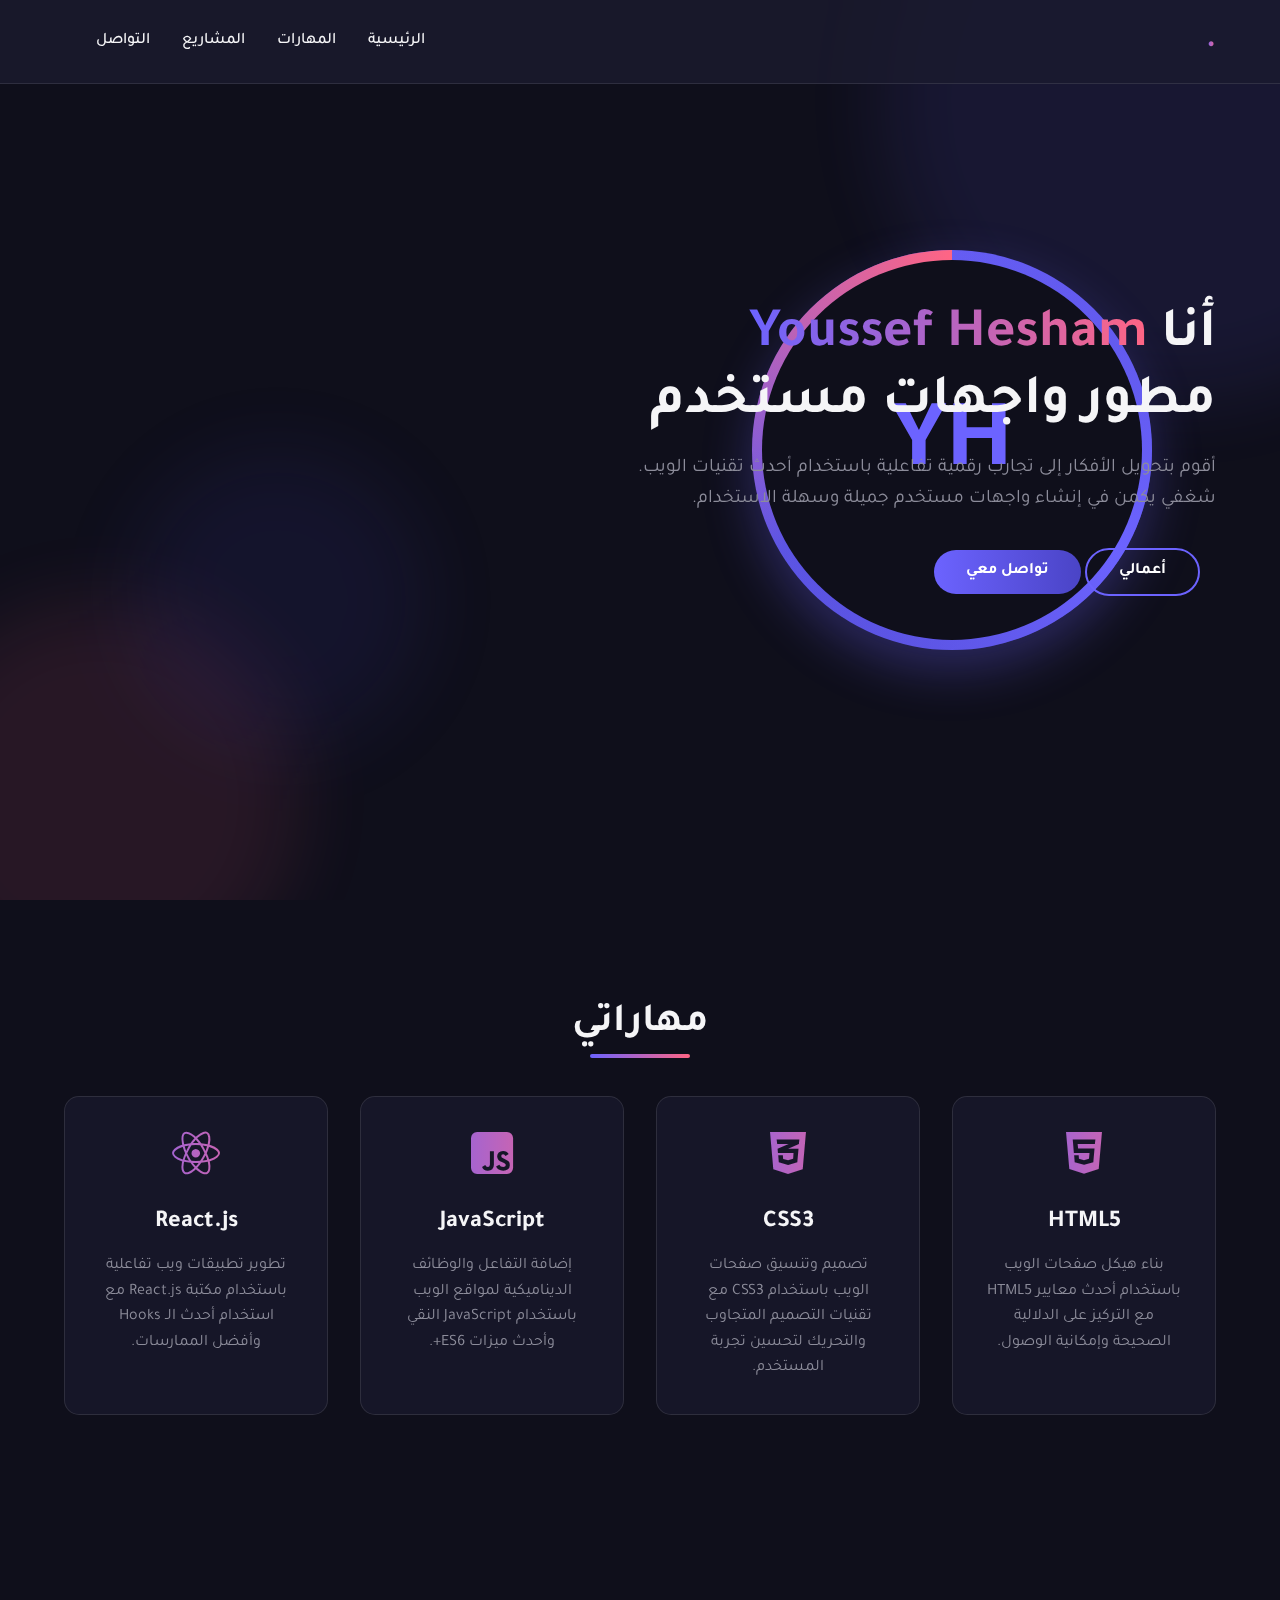
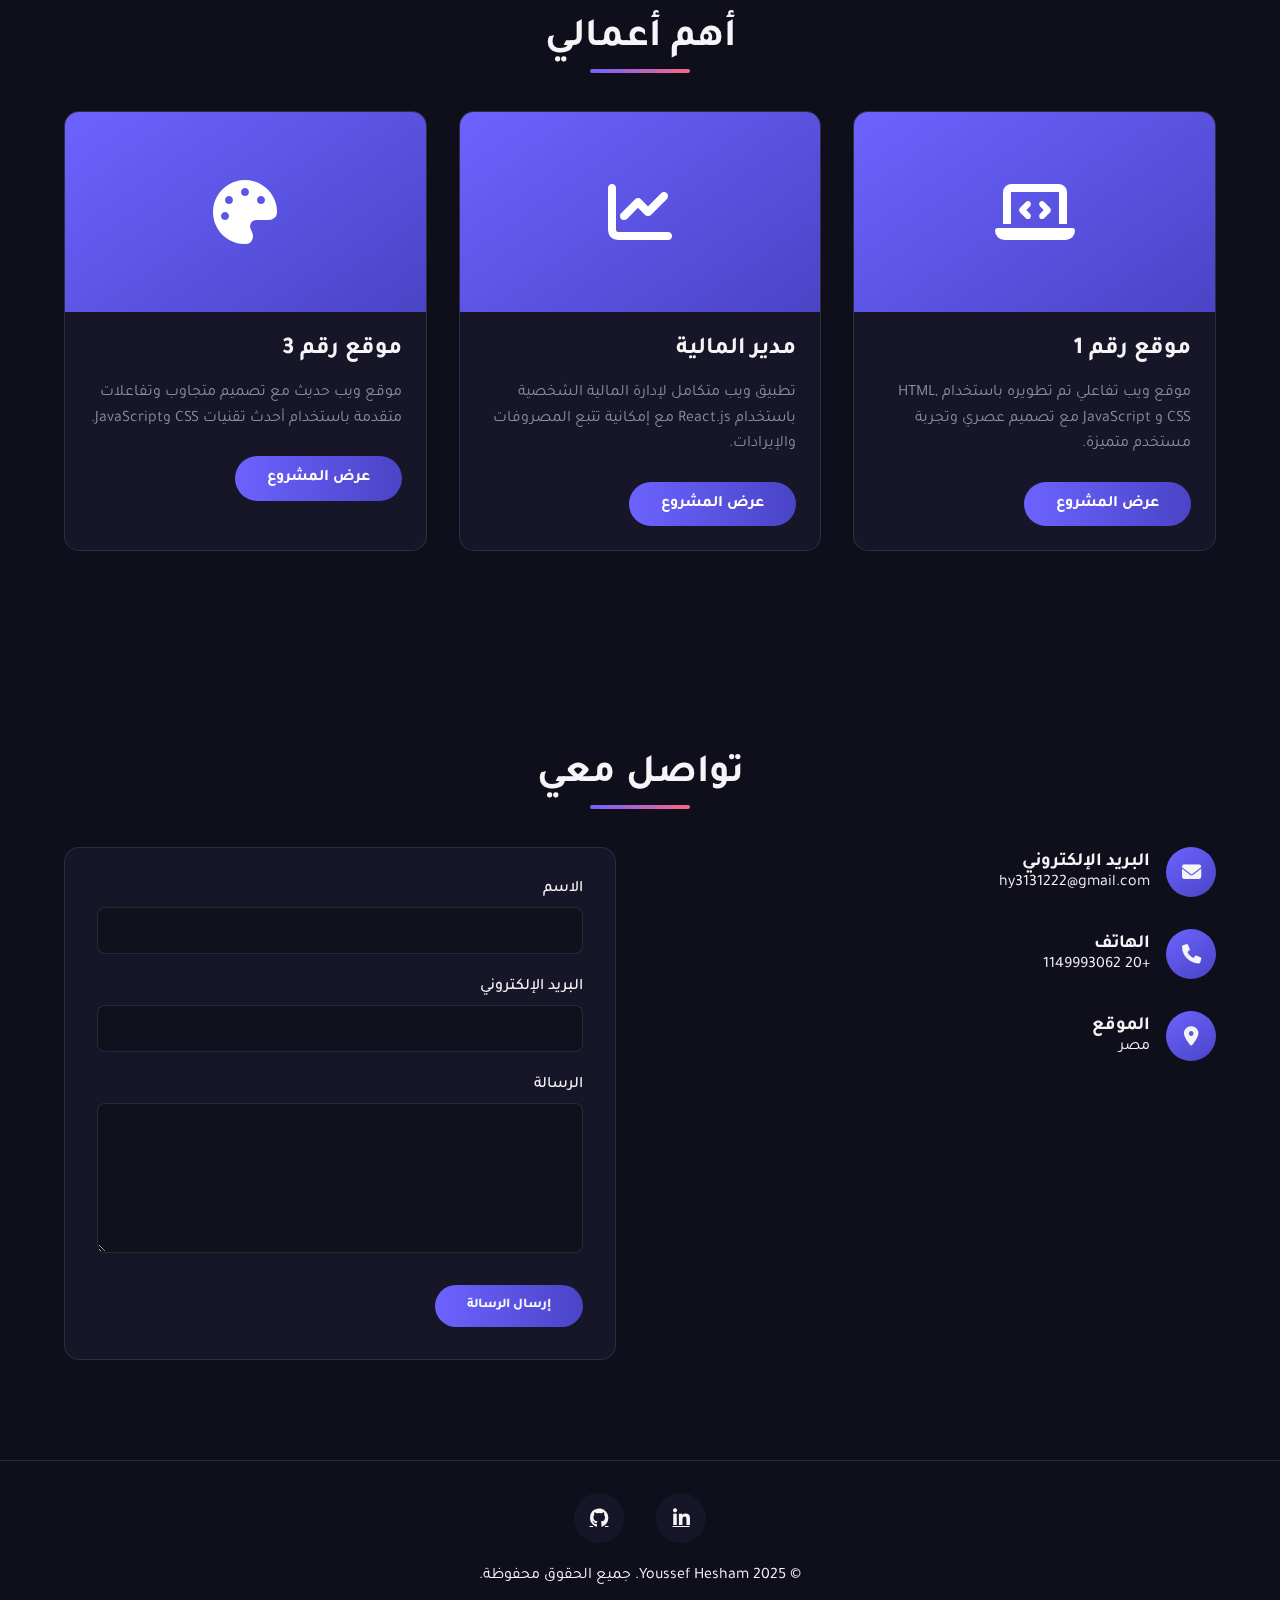
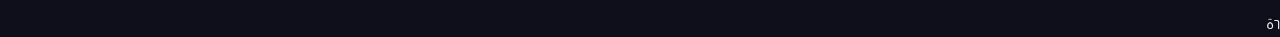
<file: portfolio.html>
<!DOCTYPE html>
<html lang="ar" dir="rtl">
<head>
    <meta charset="UTF-8">
    <meta name="viewport" content="width=device-width, initial-scale=1.0">
    <title>Youssef Hesham | مطور ويب مبدع</title>
    <link rel="stylesheet" href="https://cdnjs.cloudflare.com/ajax/libs/font-awesome/6.4.0/css/all.min.css">
    <link href="https://fonts.googleapis.com/css2?family=Tajawal:wght@300;400;500;700;800&display=swap" rel="stylesheet">
    <style>
        :root {
            --primary: #6C63FF;
            --secondary: #4A44C6;
            --accent: #FF6584;
            --dark: #1A1A2E;
            --darker: #0F0F1B;
            --light: #F5F5F7;
            --gray: #8C8C9A;
        }

        * {
            margin: 0;
            padding: 0;
            box-sizing: border-box;
            font-family: 'Tajawal', sans-serif;
        }

        html {
            scroll-behavior: smooth;
        }

        body {
            background-color: var(--darker);
            color: var(--light);
            overflow-x: hidden;
        }

        /* الشكل الهندسي الخلفي المتحرك */
        .bg-shapes {
            position: fixed;
            top: 0;
            left: 0;
            width: 100%;
            height: 100%;
            z-index: -1;
            overflow: hidden;
        }

        .shape {
            position: absolute;
            border-radius: 50%;
            opacity: 0.1;
            filter: blur(40px);
        }

        .shape-1 {
            width: 600px;
            height: 600px;
            background: var(--primary);
            top: -200px;
            right: -200px;
            animation: float 15s infinite ease-in-out;
        }

        .shape-2 {
            width: 400px;
            height: 400px;
            background: var(--accent);
            bottom: -100px;
            left: -100px;
            animation: float 12s infinite ease-in-out reverse;
        }

        .shape-3 {
            width: 300px;
            height: 300px;
            background: var(--secondary);
            top: 50%;
            left: 10%;
            animation: float 10s infinite ease-in-out;
        }

        @keyframes float {
            0%, 100% { transform: translateY(0) rotate(0deg); }
            50% { transform: translateY(-20px) rotate(5deg); }
        }

        /* الشريط العلوي */
        header {
            position: fixed;
            top: 0;
            width: 100%;
            padding: 1.5rem 5%;
            display: flex;
            justify-content: space-between;
            align-items: center;
            z-index: 1000;
            backdrop-filter: blur(10px);
            background: rgba(26, 26, 46, 0.8);
            border-bottom: 1px solid rgba(255, 255, 255, 0.1);
        }

        .logo {
            font-size: 1.8rem;
            font-weight: 800;
            background: linear-gradient(90deg, var(--primary), var(--accent));
            -webkit-background-clip: text;
            -webkit-text-fill-color: transparent;
        }

        .nav-links {
            display: flex;
            list-style: none;
        }

        .nav-links li {
            margin-left: 2rem;
        }

        .nav-links a {
            color: var(--light);
            text-decoration: none;
            font-weight: 500;
            position: relative;
            padding: 0.5rem 0;
            transition: color 0.3s;
        }

        .nav-links a:hover {
            color: var(--primary);
        }

        .nav-links a::after {
            content: '';
            position: absolute;
            bottom: 0;
            left: 0;
            width: 0;
            height: 2px;
            background: var(--primary);
            transition: width 0.3s;
        }

        .nav-links a:hover::after {
            width: 100%;
        }

        .menu-btn {
            display: none;
            font-size: 1.5rem;
            cursor: pointer;
        }

        /* قسم المقدمة */
        .hero {
            min-height: 100vh;
            display: flex;
            align-items: center;
            padding: 0 5%;
            position: relative;
        }

        .hero-content {
            max-width: 600px;
            z-index: 1;
        }

        .hero h1 {
            font-size: 3.5rem;
            margin-bottom: 1rem;
            line-height: 1.2;
        }

        .hero h1 span {
            background: linear-gradient(90deg, var(--primary), var(--accent));
            -webkit-background-clip: text;
            -webkit-text-fill-color: transparent;
        }

        .hero p {
            font-size: 1.2rem;
            margin-bottom: 2rem;
            color: var(--gray);
            line-height: 1.6;
        }

        .btn {
            display: inline-block;
            padding: 0.8rem 2rem;
            background: linear-gradient(90deg, var(--primary), var(--secondary));
            color: white;
            border-radius: 50px;
            text-decoration: none;
            font-weight: 600;
            transition: transform 0.3s, box-shadow 0.3s;
            border: none;
            cursor: pointer;
        }

        .btn:hover {
            transform: translateY(-3px);
            box-shadow: 0 10px 20px rgba(108, 99, 255, 0.3);
        }

        .btn-outline {
            background: transparent;
            border: 2px solid var(--primary);
            margin-right: 1rem;
        }

        .hero-image {
            position: absolute;
            right: 10%;
            top: 50%;
            transform: translateY(-50%);
            width: 400px;
            height: 400px;
            border-radius: 50%;
            background: linear-gradient(145deg, var(--primary), var(--secondary));
            display: flex;
            align-items: center;
            justify-content: center;
            box-shadow: 0 20px 50px rgba(108, 99, 255, 0.3);
            overflow: hidden;
        }

        .hero-image::before {
            content: '';
            position: absolute;
            width: 120%;
            height: 120%;
            background: conic-gradient(transparent, var(--primary), transparent, var(--accent));
            animation: rotate 10s linear infinite;
        }

        .hero-image::after {
            content: 'YH';
            position: absolute;
            width: 95%;
            height: 95%;
            background: var(--darker);
            border-radius: 50%;
            display: flex;
            align-items: center;
            justify-content: center;
            font-size: 6rem;
            font-weight: 800;
            color: var(--primary);
        }

        @keyframes rotate {
            0% { transform: rotate(0deg); }
            100% { transform: rotate(360deg); }
        }

        /* قسم المهارات */
        .skills {
            padding: 100px 5%;
            background: rgba(15, 15, 27, 0.7);
        }

        .section-title {
            text-align: center;
            font-size: 2.5rem;
            margin-bottom: 3rem;
            position: relative;
        }

        .section-title::after {
            content: '';
            position: absolute;
            bottom: -10px;
            left: 50%;
            transform: translateX(-50%);
            width: 100px;
            height: 4px;
            background: linear-gradient(90deg, var(--primary), var(--accent));
            border-radius: 2px;
        }

        .skills-container {
            display: grid;
            grid-template-columns: repeat(auto-fit, minmax(250px, 1fr));
            gap: 2rem;
        }

        .skill-card {
            background: rgba(26, 26, 46, 0.7);
            padding: 2rem;
            border-radius: 15px;
            text-align: center;
            transition: transform 0.3s, box-shadow 0.3s;
            border: 1px solid rgba(255, 255, 255, 0.1);
            backdrop-filter: blur(10px);
        }

        .skill-card:hover {
            transform: translateY(-10px);
            box-shadow: 0 15px 30px rgba(0, 0, 0, 0.3);
        }

        .skill-icon {
            font-size: 3rem;
            margin-bottom: 1rem;
            background: linear-gradient(90deg, var(--primary), var(--accent));
            -webkit-background-clip: text;
            -webkit-text-fill-color: transparent;
        }

        .skill-card h3 {
            font-size: 1.5rem;
            margin-bottom: 1rem;
        }

        .skill-card p {
            color: var(--gray);
            line-height: 1.6;
        }

        /* قسم المشاريع */
        .projects {
            padding: 100px 5%;
        }

        .projects-grid {
            display: grid;
            grid-template-columns: repeat(auto-fit, minmax(300px, 1fr));
            gap: 2rem;
        }

        .project-card {
            background: rgba(26, 26, 46, 0.7);
            border-radius: 15px;
            overflow: hidden;
            transition: transform 0.3s, box-shadow 0.3s;
            border: 1px solid rgba(255, 255, 255, 0.1);
            backdrop-filter: blur(10px);
        }

        .project-card:hover {
            transform: translateY(-10px);
            box-shadow: 0 15px 30px rgba(0, 0, 0, 0.3);
        }

        .project-img {
            height: 200px;
            background: linear-gradient(145deg, var(--primary), var(--secondary));
            display: flex;
            align-items: center;
            justify-content: center;
            font-size: 4rem;
            color: white;
        }

        .project-content {
            padding: 1.5rem;
        }

        .project-content h3 {
            font-size: 1.5rem;
            margin-bottom: 1rem;
        }

        .project-content p {
            color: var(--gray);
            margin-bottom: 1.5rem;
            line-height: 1.6;
        }

        .project-links {
            display: flex;
            justify-content: space-between;
        }

        /* قسم التواصل */
        .contact {
            padding: 100px 5%;
            background: rgba(15, 15, 27, 0.7);
        }

        .contact-container {
            display: grid;
            grid-template-columns: repeat(auto-fit, minmax(300px, 1fr));
            gap: 3rem;
        }

        .contact-info {
            display: flex;
            flex-direction: column;
            gap: 2rem;
        }

        .contact-item {
            display: flex;
            align-items: center;
            gap: 1rem;
        }

        .contact-icon {
            width: 50px;
            height: 50px;
            border-radius: 50%;
            background: linear-gradient(145deg, var(--primary), var(--secondary));
            display: flex;
            align-items: center;
            justify-content: center;
            font-size: 1.2rem;
        }

        .contact-form {
            background: rgba(26, 26, 46, 0.7);
            padding: 2rem;
            border-radius: 15px;
            border: 1px solid rgba(255, 255, 255, 0.1);
            backdrop-filter: blur(10px);
        }

        .form-group {
            margin-bottom: 1.5rem;
        }

        .form-group label {
            display: block;
            margin-bottom: 0.5rem;
            font-weight: 500;
        }

        .form-group input,
        .form-group textarea {
            width: 100%;
            padding: 0.8rem 1rem;
            background: rgba(15, 15, 27, 0.7);
            border: 1px solid rgba(255, 255, 255, 0.1);
            border-radius: 8px;
            color: var(--light);
            font-size: 1rem;
            transition: border 0.3s;
        }

        .form-group input:focus,
        .form-group textarea:focus {
            outline: none;
            border-color: var(--primary);
        }

        .form-group textarea {
            height: 150px;
            resize: vertical;
        }

        /* التذييل */
        footer {
            padding: 2rem 5%;
            text-align: center;
            border-top: 1px solid rgba(255, 255, 255, 0.1);
        }

        .social-links {
            display: flex;
            justify-content: center;
            list-style: none;
            margin-bottom: 1.5rem;
        }

        .social-links li {
            margin: 0 1rem;
        }

        .social-links a {
            display: flex;
            align-items: center;
            justify-content: center;
            width: 50px;
            height: 50px;
            border-radius: 50%;
            background: rgba(26, 26, 46, 0.7);
            color: var(--light);
            font-size: 1.2rem;
            transition: transform 0.3s, background 0.3s;
        }

        .social-links a:hover {
            transform: translateY(-5px);
            background: linear-gradient(145deg, var(--primary), var(--secondary));
        }

        /* التجاوب مع الشاشات المختلفة */
        @media (max-width: 992px) {
            .hero h1 {
                font-size: 2.8rem;
            }
            
            .hero-image {
                width: 300px;
                height: 300px;
                right: 5%;
            }
        }

        @media (max-width: 768px) {
            .menu-btn {
                display: block;
            }
            
            .nav-links {
                position: fixed;
                top: 70px;
                right: -100%;
                width: 80%;
                height: calc(100vh - 70px);
                background: rgba(26, 26, 46, 0.95);
                flex-direction: column;
                align-items: center;
                padding-top: 2rem;
                transition: right 0.3s;
                backdrop-filter: blur(10px);
            }
            
            .nav-links.active {
                right: 0;
            }
            
            .nav-links li {
                margin: 1.5rem 0;
            }
            
            .hero {
                flex-direction: column;
                text-align: center;
                padding-top: 100px;
            }
            
            .hero-content {
                margin-bottom: 3rem;
            }
            
            .hero-image {
                position: relative;
                right: auto;
                top: auto;
                transform: none;
                margin: 0 auto;
            }
            
            .btn-outline {
                margin-right: 0;
                margin-bottom: 1rem;
            }
        }

        @media (max-width: 576px) {
            .hero h1 {
                font-size: 2.2rem;
            }
            
            .hero-image {
                width: 250px;
                height: 250px;
            }
            
            .section-title {
                font-size: 2rem;
            }
        }
    </style>
</head>
<body>
    <!-- الأشكال الخلفية المتحركة -->
    <div class="bg-shapes">
        <div class="shape shape-1"></div>
        <div class="shape shape-2"></div>
        <div class="shape shape-3"></div>
    </div>

    <!-- الشريط العلوي -->
    <header>
        <div class="logo">.</div>
        <ul class="nav-links">
            <li><a href="#home">الرئيسية</a></li>
            <li><a href="#skills">المهارات</a></li>
            <li><a href="#projects">المشاريع</a></li>
            <li><a href="#contact">التواصل</a></li>
        </ul>
        <div class="menu-btn">
            <i class="fas fa-bars"></i>
        </div>
    </header>

    <!-- قسم المقدمة -->
    <section class="hero" id="home">
        <div class="hero-content">
            <h1>أنا <span>Youssef Hesham</span><br>مطور واجهات مستخدم</h1>
            <p>أقوم بتحويل الأفكار إلى تجارب رقمية تفاعلية باستخدام أحدث تقنيات الويب. شغفي يكمن في إنشاء واجهات مستخدم جميلة وسهلة الاستخدام.</p>
            <div class="hero-buttons">
                <a href="#projects" class="btn btn-outline">أعمالي</a>
                <a href="#contact" class="btn">تواصل معي</a>
            </div>
        </div>
        <div class="hero-image"></div>
    </section>

    <!-- قسم المهارات -->
    <section class="skills" id="skills">
        <div class="container">
            <h2 class="section-title">مهاراتي</h2>
            <div class="skills-container">
                <div class="skill-card">
                    <div class="skill-icon">
                        <i class="fab fa-html5"></i>
                    </div>
                    <h3>HTML5</h3>
                    <p>بناء هيكل صفحات الويب باستخدام أحدث معايير HTML5 مع التركيز على الدلالية الصحيحة وإمكانية الوصول.</p>
                </div>
                <div class="skill-card">
                    <div class="skill-icon">
                        <i class="fab fa-css3-alt"></i>
                    </div>
                    <h3>CSS3</h3>
                    <p>تصميم وتنسيق صفحات الويب باستخدام CSS3 مع تقنيات التصميم المتجاوب والتحريك لتحسين تجربة المستخدم.</p>
                </div>
                <div class="skill-card">
                    <div class="skill-icon">
                        <i class="fab fa-js-square"></i>
                    </div>
                    <h3>JavaScript</h3>
                    <p>إضافة التفاعل والوظائف الديناميكية لمواقع الويب باستخدام JavaScript النقي وأحدث ميزات ES6+.</p>
                </div>
                <div class="skill-card">
                    <div class="skill-icon">
                        <i class="fab fa-react"></i>
                    </div>
                    <h3>React.js</h3>
                    <p>تطوير تطبيقات ويب تفاعلية باستخدام مكتبة React.js مع استخدام أحدث الـ Hooks وأفضل الممارسات.</p>
                </div>
            </div>
        </div>
    </section>

    <!-- قسم المشاريع -->
    <section class="projects" id="projects">
        <div class="container">
            <h2 class="section-title">أهم أعمالي</h2>
            <div class="projects-grid">
                <div class="project-card">
                    <div class="project-img">
                        <i class="fas fa-laptop-code"></i>
                    </div>
                    <div class="project-content">
                        <h3>موقع رقم 1</h3>
                        <p>موقع ويب تفاعلي تم تطويره باستخدام HTML, CSS و JavaScript مع تصميم عصري وتجربة مستخدم متميزة.</p>
                        <div class="project-links">
                            <a href="https://beige-gabie-31.tiiny.site/" class="btn" target="_blank">عرض المشروع</a>
                        </div>
                    </div>
                </div>
                <div class="project-card">
                    <div class="project-img">
                        <i class="fas fa-chart-line"></i>
                    </div>
                    <div class="project-content">
                        <h3>مدير المالية</h3>
                        <p>تطبيق ويب متكامل لإدارة المالية الشخصية باستخدام React.js مع إمكانية تتبع المصروفات والإيرادات.</p>
                        <div class="project-links">
                            <a href="https://financmanager.tiiny.site" class="btn" target="_blank">عرض المشروع</a>
                        </div>
                    </div>
                </div>
                <div class="project-card">
                    <div class="project-img">
                        <i class="fas fa-palette"></i>
                    </div>
                    <div class="project-content">
                        <h3>موقع رقم 3</h3>
                        <p>موقع ويب حديث مع تصميم متجاوب وتفاعلات متقدمة باستخدام أحدث تقنيات CSS وJavaScript.</p>
                        <div class="project-links">
                            <a href="https://cool-vacherin-eb9500.netlify.app/" class="btn" target="_blank">عرض المشروع</a>
                        </div>
                    </div>
                </div>
            </div>
        </div>
    </section>

    <!-- قسم التواصل -->
    <section class="contact" id="contact">
        <div class="container">
            <h2 class="section-title">تواصل معي</h2>
            <div class="contact-container">
                <div class="contact-info">
                    <div class="contact-item">
                        <div class="contact-icon">
                            <i class="fas fa-envelope"></i>
                        </div>
                        <div>
                            <h3>البريد الإلكتروني</h3>
                            <p>hy3131222@gmail.com</p>
                        </div>
                    </div>
                    <div class="contact-item">
                        <div class="contact-icon">
                            <i class="fas fa-phone"></i>
                        </div>
                        <div>
                            <h3>الهاتف</h3>
                            <p>+20 1149993062</p>
                        </div>
                    </div>
                    <div class="contact-item">
                        <div class="contact-icon">
                            <i class="fas fa-map-marker-alt"></i>
                        </div>
                        <div>
                            <h3>الموقع</h3>
                            <p>مصر</p>
                        </div>
                    </div>
                </div>
                <div class="contact-form">
                    <form>
                        <div class="form-group">
                            <label for="name">الاسم</label>
                            <input type="text" id="name" required>
                        </div>
                        <div class="form-group">
                            <label for="email">البريد الإلكتروني</label>
                            <input type="email" id="email" required>
                        </div>
                        <div class="form-group">
                            <label for="message">الرسالة</label>
                            <textarea id="message" required></textarea>
                        </div>
                        <button type="submit" class="btn">إرسال الرسالة</button>
                    </form>
                </div>
            </div>
        </div>
    </section>

    <!-- التذييل -->
    <footer>
        <div class="container">
            <ul class="social-links">
                <li><a href="https://www.linkedin.com/in/hisham-youssef-465889374?utm_source=share&utm_campaign=share_via&utm_content=profile&utm_medium=android_app"><i class="fab fa-linkedin-in"></i></a></li>
                <li><a href="https://github.com/youssef251855"><i class="fab fa-github"></i></a></li>
                
                
            </ul>
            <p>© 2025 Youssef Hesham. جميع الحقوق محفوظة.</p>
        </div>
    </footer>
٦ة
    <script>
        // القائمة المتحركة للشاشات الصغيرة
        document.querySelector('.menu-btn').addEventListener('click', function() {
            document.querySelector('.nav-links').classList.toggle('active');
        });

        // إغلاق القائمة عند النقر على رابط
        document.querySelectorAll('.nav-links a').forEach(link => {
            link.addEventListener('click', function() {
                document.querySelector('.nav-links').classList.remove('active');
            });
        });

        // تأثير التمرير السلس
        document.querySelectorAll('a[href^="#"]').forEach(anchor => {
            anchor.addEventListener('click', function (e) {
                e.preventDefault();
                document.querySelector(this.getAttribute('href')).scrollIntoView({
                    behavior: 'smooth'
                });
            });
        });

        // تأثير الظهور عند التمرير
        const observerOptions = {
            threshold: 0.1,
            rootMargin: '0px 0px -50px 0px'
        };

        const observer = new IntersectionObserver(function(entries) {
            entries.forEach(entry => {
                if (entry.isIntersecting) {
                    entry.target.classList.add('visible');
                }
            });
        }, observerOptions);

        document.querySelectorAll('.skill-card, .project-card').forEach(el => {
            observer.observe(el);
        });
    </script>
</body>
</html>
</file>
